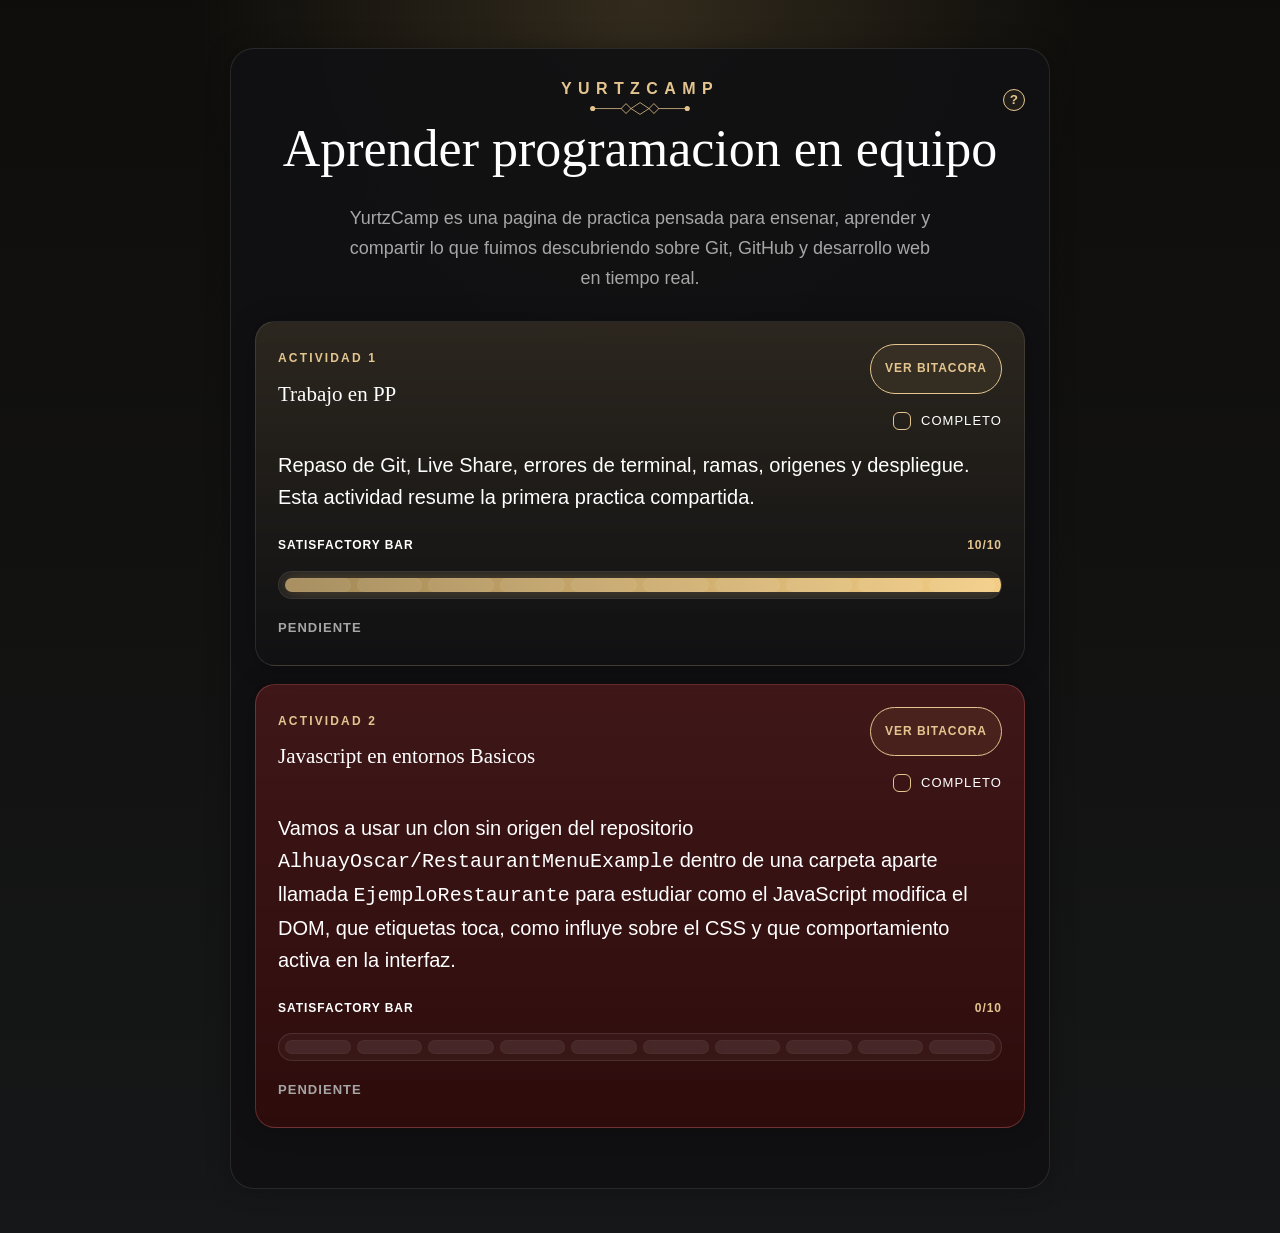
<file: index.html>
<!DOCTYPE html>
<html lang="es">
  <head>
    <meta charset="UTF-8" />
    <meta name="viewport" content="width=device-width, initial-scale=1.0" />
    <title>YurtzCamp</title>
    <link rel="stylesheet" href="./assets/css/style.css" />
  </head>
  <body class="loaded learning-page">
    <main class="learning-shell">
      <section class="learning-card">
        <div class="learning-title-row">
          <p class="section-subtitle text-center">YurtzCamp</p>
          <button
            class="learning-help-button"
            id="goalHelpButton"
            type="button"
            title="Que queremos lograr?"
            aria-label="Que queremos lograr?"
            aria-expanded="false"
            aria-controls="goalSummary"
          >
            ?
          </button>
        </div>
        <div id="mainContentWrapper">
          <h1 class="headline-1 text-center">
            Aprender programacion en equipo
          </h1>
          <p class="learning-intro text-center">
            YurtzCamp es una pagina de practica pensada para ensenar, aprender y
            compartir lo que fuimos descubriendo sobre Git, GitHub y desarrollo
            web en tiempo real.
          </p>

          <section class="activity-board" aria-label="Actividades de estudio" id="activityBoard">
          <article class="activity-card activity-card--gold">
            <div class="activity-card__header">
              <div>
                <p class="learning-panel-kicker">Actividad 1</p>
                <h2 class="title-3">Trabajo en PP</h2>
              </div>
              <div class="activity-card__controls">
                <button
                  class="activity-toggle-btn"
                  type="button"
                  data-bitacora-toggle
                  aria-expanded="false"
                >
                  Ver bitacora
                </button>
                <label class="activity-check">
                  <input
                    type="checkbox"
                    class="activity-check__input"
                    data-activity-id="activity-1"
                  />
                  <span class="activity-check__box" aria-hidden="true"></span>
                  <span class="activity-check__label">Completo</span>
                </label>
              </div>
            </div>
            <p class="body-2" data-activity-main>
              Repaso de Git, Live Share, errores de terminal, ramas, origenes y
              despliegue. Esta actividad resume la primera practica compartida.
            </p>
            <div class="activity-log hidden" data-activity-log>
              <h3 class="title-3">Bitacora</h3>
              <p class="body-2">
                Aprendimos que Git no es solo para subir archivos, sino para
                ordenar el trabajo, colaborar mejor y recuperar el control del
                proyecto. Entendimos para que sirven
                <code>git add</code>, <code>git commit</code>,
                <code>git push</code>, <code>git pull</code> y
                <code>git remote -v</code>, y tambien por que
                <code>--force</code> puede ser peligroso.
              </p>
              <p class="body-2">
                Tambien aparecio el error <code>403</code>, que nos ayudo a ver
                que Live Share comparte edicion y terminal, pero no permisos ni
                credenciales de GitHub. Ademas practicamos estructura de
                carpetas, servidor local, Emmet y trabajo en equipo con cambios
                en vivo.
              </p>
              <p class="body-2">
                Entre pruebas, risas y errores fuimos descubriendo como
                funciona el flujo real de trabajo. Vimos cambios en vivo,
                entendimos mejor la estructura de carpetas del proyecto y
                reforzamos el cuidado al ejecutar comandos desde la ruta
                correcta.
              </p>
            </div>
            <div
              class="satisfactory-bar"
              aria-label="Satisfactory Bar actividad 1"
              data-activity-main
            >
              <div class="satisfactory-bar__header">
                <span class="satisfactory-bar__title">Satisfactory Bar</span>
                <span class="satisfactory-bar__value">10/10</span>
              </div>
              <div class="satisfactory-bar__track" aria-hidden="true">
                <span class="satisfactory-bar__fill"></span>
                <span class="satisfactory-bar__segment"></span>
                <span class="satisfactory-bar__segment"></span>
                <span class="satisfactory-bar__segment"></span>
                <span class="satisfactory-bar__segment"></span>
                <span class="satisfactory-bar__segment"></span>
                <span class="satisfactory-bar__segment"></span>
                <span class="satisfactory-bar__segment"></span>
                <span class="satisfactory-bar__segment"></span>
                <span class="satisfactory-bar__segment"></span>
                <span class="satisfactory-bar__segment"></span>
              </div>
            </div>
            <p class="activity-status" data-status-for="activity-1" data-activity-main>
              Pendiente
            </p>
          </article>

          <article class="activity-card activity-card--red">
            <div class="activity-card__header">
              <div>
                <p class="learning-panel-kicker">Actividad 2</p>
                <h2 class="title-3">Javascript en entornos Basicos</h2>
              </div>
              <div class="activity-card__controls">
                <button
                  class="activity-toggle-btn"
                  type="button"
                  data-bitacora-toggle
                  aria-expanded="false"
                >
                  Ver bitacora
                </button>
                <label class="activity-check">
                  <input
                    type="checkbox"
                    class="activity-check__input"
                    data-activity-id="activity-2"
                  />
                  <span class="activity-check__box" aria-hidden="true"></span>
                  <span class="activity-check__label">Completo</span>
                </label>
              </div>
            </div>
            <p class="body-2" data-activity-main>
              Vamos a usar un clon sin origen del repositorio
              <code>AlhuayOscar/RestaurantMenuExample</code> dentro de una
              carpeta aparte llamada <code>EjemploRestaurante</code> para
              estudiar como el JavaScript modifica el DOM, que etiquetas toca,
              como influye sobre el CSS y que comportamiento activa en la
              interfaz.
            </p>
            <div class="activity-log hidden" data-activity-log>
              <h3 class="title-3">Bitacora</h3>
              <p class="body-2">
                Esta actividad queda orientada a analizar el clon
                <code>EjemploRestaurante</code> para entender que hace el
                JavaScript, como toca el DOM y que clases o estilos impacta
                dentro del proyecto.
              </p>
              <p class="body-2">
                La idea es revisar eventos, selectores, cambios de clases,
                sliders, menus, efectos visuales y cualquier relacion directa
                entre JavaScript, HTML y CSS.
              </p>
            </div>
            <div
              class="satisfactory-bar"
              aria-label="Satisfactory Bar actividad 2"
              data-activity-main
            >
              <div class="satisfactory-bar__header">
                <span class="satisfactory-bar__title">Satisfactory Bar</span>
                <span class="satisfactory-bar__value">0/10</span>
              </div>
              <div class="satisfactory-bar__track" aria-hidden="true">
                <span class="satisfactory-bar__fill"></span>
                <span class="satisfactory-bar__segment"></span>
                <span class="satisfactory-bar__segment"></span>
                <span class="satisfactory-bar__segment"></span>
                <span class="satisfactory-bar__segment"></span>
                <span class="satisfactory-bar__segment"></span>
                <span class="satisfactory-bar__segment"></span>
                <span class="satisfactory-bar__segment"></span>
                <span class="satisfactory-bar__segment"></span>
                <span class="satisfactory-bar__segment"></span>
                <span class="satisfactory-bar__segment"></span>
              </div>
            </div>
            <p class="activity-status" data-status-for="activity-2" data-activity-main>
              Pendiente
            </p>
          </article>
          </section>
        </div>

        <section class="learning-goal-summary hidden" id="goalSummary">
          <div class="learning-panel-header">
            <div>
              <p class="learning-panel-kicker">Guia del proyecto</p>
              <h2 class="title-2">Que queremos lograr</h2>
            </div>
            <span class="learning-timestamp">Roadmap activo</span>
          </div>

          <p class="body-2">
            YurtzCamp quiere ser una base de estudio para formar a un
            desarrollador full stack capaz de disenar, construir, desplegar y
            mantener productos reales. La meta no es aprender tecnologia
            aislada, sino entender flujo de trabajo, arquitectura,
            colaboracion, UX, cloud, bases de datos y despliegue continuo.
          </p>

          <div class="goal-grid">
            <article class="goal-block">
              <h3 class="title-3">Que hacemos</h3>
              <ul class="goal-list body-2">
                <li>Practicar HTML, CSS, JavaScript y TypeScript.</li>
                <li>Aprender Git, GitHub, terminal y trabajo colaborativo.</li>
                <li>Registrar sesiones de pair programming y errores reales.</li>
                <li>Convertir cada practica en una bitacora util.</li>
              </ul>
            </article>

            <article class="goal-block">
              <h3 class="title-3">Stack objetivo</h3>
              <ul class="goal-list body-2">
                <li>MERN con React, Node.js, Express y MongoDB.</li>
                <li>Next.js para apps full stack y despliegue en Vercel.</li>
                <li>Prisma, PostgreSQL y Firebase segun el proyecto.</li>
                <li>Redux Toolkit, Tailwind y Material UI para escalar.</li>
              </ul>
            </article>

            <article class="goal-block">
              <h3 class="title-3">Roadmap tecnico</h3>
              <ul class="goal-list body-2">
                <li>Frontend: React, Next.js, CSS Modules, Framer Motion.</li>
                <li>Backend: APIs, JWT, nodemailer, Stripe y PayPal.</li>
                <li>Datos: Prisma, Sequelize, MongoDB, SQL y DynamoDB.</li>
                <li>Cloud: Docker, AWS S3, Lambda y Google Console.</li>
              </ul>
            </article>

            <article class="goal-block">
              <h3 class="title-3">Vision</h3>
              <ul class="goal-list body-2">
                <li>Ensenar a programar con ejemplos y contexto real.</li>
                <li>Pasar de practica guiada a proyectos completos.</li>
                <li>Desarrollar criterio tecnico y autonomia.</li>
                <li>Construir una base fuerte para full stack moderno.</li>
              </ul>
            </article>
          </div>
        </section>

      </section>
    </main>

    <script>
      const goalHelpButton = document.getElementById("goalHelpButton");
      const goalSummary = document.getElementById("goalSummary");
      const mainContentWrapper = document.getElementById("mainContentWrapper");
      const activityChecks = document.querySelectorAll(".activity-check__input");
      const activityBitacoraToggles = document.querySelectorAll("[data-bitacora-toggle]");
      const activityTableBody = document.getElementById("activityTableBody");
      const satisfactoryBars = document.querySelectorAll(".satisfactory-bar");
      const activityStorageKey = "yurtzcamp-completed";

      const syncSatisfactoryBars = () => {
        satisfactoryBars.forEach((bar) => {
          const valueElement = bar.querySelector(".satisfactory-bar__value");
          if (!valueElement) return;

          const rawValue = valueElement.textContent.trim();
          const match = rawValue.match(/^(\d+(?:\.\d+)?)\s*\/\s*10$/);
          const score = match ? Number(match[1]) : 0;

          bar.style.setProperty("--score", String(score));
        });
      };

      const updateActivityUI = (activityId, completed) => {
        const status = document.querySelector(`[data-status-for="${activityId}"]`);
        if (!status) return;

        status.textContent = completed ? "Completo" : "Pendiente";
        status.classList.toggle("is-complete", completed);
      };

      const renderActivityTable = (activitiesMap) => {
        if (!activityTableBody) return;

        const rows = Array.from(activityChecks).map((check) => {
          const activityId = check.dataset.activityId;
          const title =
            check.closest(".activity-card").querySelector(".title-3").textContent;
          const completed = Boolean(activitiesMap[activityId]);

          return `
            <tr>
              <td>${title}</td>
              <td class="${completed ? "is-complete" : ""}">
                ${completed ? "Completo" : "Pendiente"}
              </td>
            </tr>
          `;
        });

        activityTableBody.innerHTML = rows.join("");
      };

      const initializeActivities = () => {
        let savedActivities = {};

        try {
          savedActivities = JSON.parse(localStorage.getItem(activityStorageKey)) || {};
        } catch {
          savedActivities = {};
        }

        const activitiesMap = {};

        activityChecks.forEach((check) => {
          const activityId = check.dataset.activityId;
          const completed = Boolean(savedActivities[activityId]);

          activitiesMap[activityId] = completed;

          check.checked = completed;
          updateActivityUI(activityId, completed);

          check.addEventListener("change", () => {
            updateActivityUI(activityId, check.checked);
            activitiesMap[activityId] = check.checked;
            localStorage.setItem(activityStorageKey, JSON.stringify(activitiesMap));
            renderActivityTable(activitiesMap);
          });
        });

        renderActivityTable(activitiesMap);
      };

      initializeActivities();

      syncSatisfactoryBars();

      activityBitacoraToggles.forEach((button) => {
        const card = button.closest(".activity-card");
        const mainBlocks = card.querySelectorAll("[data-activity-main]");
        const logBlock = card.querySelector("[data-activity-log]");

        button.addEventListener("click", () => {
          const showingLog = logBlock.classList.contains("hidden");

          logBlock.classList.toggle("hidden", !showingLog);
          mainBlocks.forEach((block) => {
            block.classList.toggle("hidden", showingLog);
          });

          button.setAttribute("aria-expanded", String(showingLog));
          button.textContent = showingLog ? "Volver a actividad" : "Ver bitacora";
        });
      });

      goalHelpButton.addEventListener("click", () => {
        const isHidden = goalSummary.classList.contains("hidden");

        goalSummary.classList.toggle("hidden", !isHidden);
        goalHelpButton.setAttribute("aria-expanded", String(isHidden));
        mainContentWrapper.classList.toggle("hidden", isHidden);
      });
    </script>
  </body>
</html>
</file>
<file: assets/css/style.css>
/*AAAAAAAAAA OOOOMA/*-----------------------------------*\
  #index.css
\*-----------------------------------*/

/*-----------------------------------*\
  #CUSTOM PROPERTY
\*-----------------------------------*/
/*QUE ONDA PAPAAAAAAAAAAAAAAAAAAAAAAA*/
:root {
  /** ACA ANDAA
   * COLORS
   */

  --gold-crayola: hsl(38, 61%, 73%);
  --quick-silver: hsla(0, 0%, 65%, 1);
  --davys-grey: hsla(30, 3%, 34%, 1);
  --smoky-black-1: hsla(40, 12%, 5%, 1);
  --smoky-black-2: hsla(30, 8%, 5%, 1);
  --smoky-black-3: hsla(0, 3%, 7%, 1);
  --eerie-black-1: hsla(210, 4%, 9%, 1);
  --eerie-black-2: hsla(210, 4%, 11%, 1);
  --eerie-black-3: hsla(180, 2%, 8%, 1);
  --eerie-black-4: hsla(0, 0%, 13%, 1);
  --white: hsla(0, 0%, 100%, 1);
  --white-alpha-20: hsla(0, 0%, 100%, 0.2);
  --white-alpha-10: hsla(0, 0%, 100%, 0.1);
  --black: hsla(0, 0%, 0%, 1);
  --black-alpha-80: hsla(0, 0%, 0%, 0.8);
  --black-alpha-15: hsla(0, 0%, 0%, 0.15);

  /**
   * GRADIENT COLOR
   */

  --loading-text-gradient: linear-gradient(
    90deg,
    transparent 0% 16.66%,
    var(--smoky-black-3) 33.33% 50%,
    transparent 66.66% 75%
  );
  --gradient-1: linear-gradient(
    to top,
    hsla(0, 0%, 0%, 0.9),
    hsla(0, 0%, 0%, 0.7),
    transparent
  );

  /**
   * TYPOGRAPHY
   */

  /* font-family */
  --fontFamily-forum: "Forum", cursive;
  --fontFamily-dm_sans: "DM Sans", sans-serif;

  /* font-size */
  --fontSize-display-1: calc(1.3rem + 6.7vw);
  --fontSize-headline-1: calc(2rem + 2.5vw);
  --fontSize-headline-2: calc(1.3rem + 2.4vw);
  --fontSize-title-1: calc(1.6rem + 1.2vw);
  --fontSize-title-2: 2.2rem;
  --fontSize-title-3: 2.1rem;
  --fontSize-title-4: calc(1.6rem + 1.2vw);
  --fontSize-body-1: 2.4rem;
  --fontSize-body-2: 1.6rem;
  --fontSize-body-3: 1.8rem;
  --fontSize-body-4: 1.6rem;
  --fontSize-label-1: 1.4rem;
  --fontSize-label-2: 1.2rem;

  /* font-weight */
  --weight-regular: 400;
  --weight-bold: 700;

  /* line-height */
  --lineHeight-1: 1em;
  --lineHeight-2: 1.2em;
  --lineHeight-3: 1.5em;
  --lineHeight-4: 1.6em;
  --lineHeight-5: 1.85em;
  --lineHeight-6: 1.4em;

  /* letter-spacing */
  --letterSpacing-1: 0.15em;
  --letterSpacing-2: 0.4em;
  --letterSpacing-3: 0.2em;
  --letterSpacing-4: 0.3em;
  --letterSpacing-5: 3px;

  /**
   * SPACING
   */

  --section-space: 70px;

  /**
   * SHADOW
   */

  --shadow-1: 0px 0px 25px 0px hsla(0, 0%, 0%, 0.25);

  /**
   * BORDER RADIUS
   */

  --radius-24: 24px;
  --radius-circle: 50%;

  /**
   * TRANSITION
   */

  --transition-1: 250ms ease;
  --transition-2: 500ms ease;
  --transition-3: 1000ms ease;
}

/*-----------------------------------*\
  #RESET
\*-----------------------------------*/

*,
*::before,
*::after {
  margin: 0;
  padding: 0;
  box-sizing: border-box;
}

li {
  list-style: none;
}

a,
img,
data,
span,
input,
button,
select,
ion-icon,
textarea {
  display: block;
}

a {
  color: inherit;
  text-decoration: none;
}

img {
  height: auto;
}

input,
button,
select,
textarea {
  background: none;
  border: none;
  font: inherit;
}

input,
select,
textarea {
  width: 100%;
  outline: none;
}

button {
  cursor: pointer;
}

address {
  font-style: normal;
}

html {
  font-size: 10px;
  scroll-behavior: smooth;
  overflow-x: hidden;
}

body {
  background-color: var(--eerie-black-1);
  color: var(--white);
  font-family: var(--fontFamily-dm_sans);
  font-size: var(--fontSize-body-4);
  font-weight: var(--weight-regular);
  line-height: var(--lineHeight-5);
  overflow: hidden;
  overflow-x: hidden;
  min-height: 100vh;
}

body.loaded {
  overflow: overlay;
}

body.nav-active {
  overflow: hidden;
}

::-webkit-scrollbar {
  width: 5px;
}

::-webkit-scrollbar-track {
  background-color: transparent;
}

::-webkit-scrollbar-thumb {
  background-color: var(--gold-crayola);
}

.hidden {
  display: none;
  transition: all ease 0.4s;
}

/*-----------------------------------*\
  #TYPOGRAPHY
\*-----------------------------------*/

.display-1,
.headline-1,
.headline-2,
.title-1,
.title-2,
.title-3,
.title-4 {
  color: var(--white);
  font-family: var(--fontFamily-forum);
  font-weight: var(--weight-regular);
  line-height: var(--lineHeight-2);
}

.display-1 {
  font-size: var(--fontSize-display-1);
  line-height: var(--lineHeight-1);
}

.headline-1 {
  font-size: var(--fontSize-headline-1);
  padding: 0 0px 24px 0;
}

.headline-2 {
  font-size: var(--fontSize-headline-2);
  line-height: var(--lineHeight-6);
}

.title-1 {
  font-size: var(--fontSize-title-1);
}

.title-2 {
  font-size: var(--fontSize-title-2);
}

.title-3 {
  font-size: var(--fontSize-title-3);
}

.title-4 {
  font-size: var(--fontSize-title-4);
}

.body-1 {
  font-size: var(--fontSize-body-1);
  line-height: var(--lineHeight-6);
}

.body-2 {
  font-size: var(--fontSize-body-2);
  line-height: var(--lineHeight-4);
}

.body-3 {
  font-size: var(--fontSize-body-3);
}

.body-4 {
  font-size: var(--fontSize-body-4);
}

.label-1 {
  font-size: var(--fontSize-label-1);
}

.label-2 {
  font-size: var(--fontSize-label-2);
}

/*-----------------------------------*\
  #REUSED STYLE
\*-----------------------------------*/

.container {
  padding-inline: 16px;
}

.separator {
  width: 8px;
  height: 8px;
  border: 1px solid var(--gold-crayola);
  transform: rotate(45deg);
}

.contact-label {
  font-weight: var(--weight-bold);
  padding-top: 10px;
}

.contact-number {
  color: var(--gold-crayola);
  max-width: max-content;
  margin-inline: auto;
}

.hover-underline {
  position: relative;
  max-width: max-content;
}

.hover-underline::after {
  content: "";
  position: absolute;
  left: 0;
  bottom: 0;
  width: 100%;
  height: 5px;
  border-block: 1px solid var(--gold-crayola);
  transform: scaleX(0.2);
  opacity: 0;
  transition: var(--transition-2);
  z-index: 5;
  pointer-events: none;
}

.hover-underline:is(:hover, :focus-visible)::after {
  transform: scaleX(1);
  opacity: 1;
}

.contact-number::after {
  bottom: -5px;
}

.text-center {
  text-align: center;
}
.img-cover-hero {
  width: 100%;
  height: 100%;
  object-fit: cover;
}
.img-cover {
  width: 100%;
  height: 100%;
  max-height: 100px;
  max-width: 100px;
  object-fit: cover;
}

.section-subtitle {
  position: relative;
  color: var(--gold-crayola);
  font-weight: var(--weight-bold);
  text-transform: uppercase;
  letter-spacing: var(--letterSpacing-2);
  margin-block-end: 12px;
}

.section-subtitle::after {
  content: url("../images/separator.svg");
  display: block;
  width: 100px;
  margin-inline: auto;
  margin-block-start: 5px;
}

.btn {
  position: relative;
  color: var(--gold-crayola);
  font-size: var(--fontSize-label-2);
  font-weight: var(--weight-bold);
  text-transform: uppercase;
  letter-spacing: var(--letterSpacing-5);
  max-width: max-content;
  border: 2px solid var(--gold-crayola);
  padding: 12px 45px;
  overflow: hidden;
  z-index: 1;
}

.btn::before {
  content: "";
  position: absolute;
  bottom: 100%;
  left: 50%;
  transform: translateX(-50%);
  width: 200%;
  height: 200%;
  border-radius: var(--radius-circle);
  background-color: var(--gold-crayola);
  transition: var(--transition-2);
  z-index: -1;
}

.btn .text {
  transition: var(--transition-1);
}

.btn .text-2 {
  position: absolute;
  top: 100%;
  left: 50%;
  transform: translateX(-50%);
  min-width: max-content;
  color: var(--smoky-black-1);
}

.btn:is(:hover, :focus-visible)::before {
  bottom: -50%;
}

.btn:is(:hover, :focus-visible) .text-1 {
  transform: translateY(-40px);
}

.btn:is(:hover, :focus-visible) .text-2 {
  top: 50%;
  transform: translate(-50%, -50%);
}

.btn-secondary {
  background-color: var(--gold-crayola);
  color: var(--black);
}

.btn-secondary::before {
  background-color: var(--smoky-black-1);
}

.btn-secondary .text-2 {
  color: var(--white);
}

.has-before,
.has-after {
  position: relative;
  z-index: 1;
}

.has-before::before,
.has-after::after {
  content: "";
  position: absolute;
}

.section {
  position: relative;
  padding-block: var(--section-space);
  overflow: hidden;
  z-index: 1;
}

.bg-black-10 {
  background-color: var(--smoky-black-2);
}

.grid-list {
  display: grid;
  gap: 40px;
}

.hover\:shine {
  position: relative;
}

.hover\:shine::after {
  content: "";
  position: absolute;
  top: 0;
  left: 0;
  width: 50%;
  height: 100%;
  background-image: linear-gradient(to right, transparent 0%, #fff6 100%);
  transform: skewX(-0.08turn) translateX(-180%);
}

.hover\:shine:is(:hover, :focus-within)::after {
  transform: skewX(-0.08turn) translateX(275%);
  transition: var(--transition-3);
}

.img-holder {
  aspect-ratio: var(--width) / var(--height);
  overflow: hidden;
  background-color: var(--eerie-black-4);
}
.menu-card .img-holder {
  width: 100px;
  height: 100px;
}

.btn-text {
  color: var(--gold-crayola);
  padding-block-end: 4px;
  margin-inline: auto;
  text-transform: uppercase;
  letter-spacing: var(--letterSpacing-3);
  font-weight: var(--weight-bold);
  transition: var(--transition-1);
}

.btn-text:is(:hover, :focus-visible) {
  color: var(--white);
}

.shape {
  display: none;
  position: absolute;
  max-width: max-content;
  z-index: -1;
}

.w-100 {
  width: 100%;
}

.move-anim {
  animation: move 5s linear infinite;
}

@keyframes move {
  0%,
  100% {
    transform: translateY(0);
  }

  50% {
    transform: translateY(30px);
  }
}

.has-bg-image {
  background-repeat: no-repeat;
  background-size: cover;
  background-position: center;
}

.input-field {
  background-color: var(--eerie-black-2);
  color: var(--white);
  height: 56px;
  padding: 10px 20px;
  border: 1px solid var(--white-alpha-10);
  margin-block-end: 20px;
  outline: none;
  transition: border-color var(--transition-2);
}

.input-field::placeholder {
  color: inherit;
}

.input-field:focus {
  border-color: var(--gold-crayola);
}

.icon-wrapper {
  position: relative;
  margin-block-end: 20px;
}

.icon-wrapper .input-field {
  margin-block-end: 0;
  padding-inline-start: 40px;
  appearance: none;
  cursor: pointer;
}

.icon-wrapper ion-icon {
  position: absolute;
  top: 50%;
  transform: translateY(-50%);
  font-size: 1.4rem;
  --ionicon-stroke-width: 50px;
  pointer-events: none;
}

.icon-wrapper ion-icon:first-child {
  left: 15px;
}

.icon-wrapper ion-icon:last-child {
  right: 10px;
}

/*-----------------------------------*\
  #PRELOAD
\*-----------------------------------*/

.preload {
  position: fixed;
  top: 0;
  left: 0;
  right: 0;
  bottom: 0;
  background-color: var(--gold-crayola);
  z-index: 10;
  display: grid;
  place-content: center;
  justify-items: center;
  transition: var(--transition-2);
}

.preload > * {
  transition: var(--transition-1);
}

.preload.loaded > * {
  opacity: 0;
}

.preload.loaded {
  transition-delay: 250ms;
  transform: translateY(150%);
}

.circle {
  width: 112px;
  height: 112px;
  border-radius: var(--radius-circle);
  border: 3px solid var(--white);
  border-block-start-color: var(--smoky-black-3);
  margin-block-end: 45px;
  animation: rotate360 1s linear infinite;
}

@keyframes rotate360 {
  0% {
    transform: rotate(0);
  }
  100% {
    transform: rotate(1turn);
  }
}

.preload .text {
  background-image: var(--loading-text-gradient);
  background-size: 500%;
  font-size: calc(2rem + 3vw);
  font-weight: var(--weight-bold);
  line-height: 1em;
  text-transform: uppercase;
  letter-spacing: 16px;
  padding-inline-start: 16px;
  -webkit-text-fill-color: transparent;
  background-clip: text;
  -webkit-background-clip: text;
  -webkit-text-stroke: 0.5px var(--eerie-black-3);
  animation: loadingText linear 2s infinite;
}

@keyframes loadingText {
  0% {
    background-position: 100%;
  }
  100% {
    background-position: 0%;
  }
}

/*-----------------------------------*\
  #TOPBAR
\*-----------------------------------*/

.topbar {
  display: none;
}

/*-----------------------------------*\
  #HEADER
\*-----------------------------------*/

.header .btn {
  display: none;
}

.header {
  position: fixed;
  top: 0;
  left: 0;
  width: 100%;
  background-color: transparent;
  padding-block: 40px;
  z-index: 45;
  border-block-end: 1px solid transparent;
  transition: var(--transition-1);
}

.header.active {
  padding-block: 20px;
  background-color: var(--eerie-black-4);
  border-color: var(--black-alpha-15);
}

.header.hide {
  transform: translateY(-100%);
  transition-delay: 250ms;
}

.header .container {
  padding-inline: 20px;
  display: flex;
  justify-content: space-between;
  align-items: center;
  gap: 8px;
}

.nav-open-btn {
  padding: 12px;
  padding-inline-end: 0;
}

.nav-open-btn .line {
  width: 30px;
  height: 2px;
  background-color: var(--white);
  margin-block: 4px;
  transform-origin: left;
  animation: menuBtn 400ms ease-in-out alternate infinite;
}

@keyframes menuBtn {
  0% {
    transform: scaleX(1);
  }
  100% {
    transform: scaleX(0.5);
  }
}

.nav-open-btn .line-2 {
  animation-delay: 150ms;
}

.nav-open-btn .line-3 {
  animation-delay: 300ms;
}

.navbar {
  position: fixed;
  background-color: var(--smoky-black-1);
  top: 0;
  left: -360px;
  bottom: 0;
  max-width: 360px;
  width: 100%;
  padding-inline: 30px;
  padding-block-end: 50px;
  overflow-y: auto;
  visibility: hidden;
  z-index: 2;
  transition: var(--transition-2);
}

.navbar.active {
  visibility: visible;
  transform: translateX(360px);
}

.navbar .close-btn {
  color: var(--white);
  border: 1px solid currentColor;
  padding: 4px;
  border-radius: var(--radius-circle);
  margin-inline-start: auto;
  margin-block: 30px 20px;
}

.navbar .close-btn ion-icon {
  --ionicon-stroke-width: 40px;
}

.navbar .close-btn:is(:hover, :focus-visible) {
  color: var(--gold-crayola);
}

.navbar .logo {
  max-width: max-content;
  margin-inline: auto;
  margin-block-end: 60px;
}

.navbar-list {
  border-block-end: 1px solid var(--white-alpha-20);
  margin-block-end: 100px;
  align-items: center;
}

.navbar-item {
  border-block-start: 1px solid var(--white-alpha-20);
}

.navbar-link {
  position: relative;
  font-size: var(--fontSize-label-2);
  text-transform: uppercase;
  padding-block: 10px;
  max-width: unset;
}

.navbar-link-svg {
  position: relative;
  display: inline-flex;
  align-items: center;
  justify-content: center;
  background: transparent;
  border: 0;
  padding: 0;
  cursor: pointer;
  flex-shrink: 0;
}

.navbar-link-svg img {
  width: 96px;
  height: 48px;
  display: block;
  max-width: unset;
  min-width: 96px;
  min-height: 48px;
  object-fit: contain;
  aspect-ratio: 2 / 1;
  flex-shrink: 0;
}

.language-toggle {
  width: 96px;
  height: 48px;
  min-width: 96px;
  min-height: 48px;
  position: relative;
  display: grid;
  place-items: center;
  overflow: hidden;
  isolation: isolate;
  flex-shrink: 0;
}

.language-toggle.hover-underline::after {
  display: none;
}

.language-toggle__flag {
  grid-area: 1 / 1;
  width: 100%;
  height: 100%;
  display: grid;
  place-items: center;
  transition: transform 0.45s ease, opacity 0.45s ease, clip-path 0.45s ease;
}

.language-toggle__flag img {
  transition: transform 0.45s ease, filter 0.45s ease;
}

.language-toggle__flag--front {
  z-index: 2;
  clip-path: inset(0 0 0 0);
  opacity: 1;
}

.language-toggle__flag--back {
  z-index: 1;
  opacity: 0.1;
  transform: scale(0.96);
}

.language-toggle .language-toggle__flag--front img {
  filter: drop-shadow(0 4px 10px rgba(0, 0, 0, 0.2));
}

.language-toggle .language-toggle__flag--back img {
  filter: grayscale(0.15) saturate(0.85);
}

.language-toggle:is(:hover, :focus-visible) .language-toggle__flag--front {
  clip-path: inset(0 0 0 80%);
  opacity: 0.1;
  transform: translateX(-10px);
}

.language-toggle:is(:hover, :focus-visible) .language-toggle__flag--back {
  opacity: 1;
  transform: scale(1);
}

.language-toggle:is(:hover, :focus-visible) .language-toggle__flag img {
  transform: scale(1.04);
}

.language-toggle:is(:hover, :focus-visible) .language-toggle__flag--back img {
  filter: grayscale(0) saturate(1);
}
.navbar-link::after {
  display: none;
  transition: all ease 0.4s;
}

.navbar-link .span {
  transition: var(--transition-1);
}

.navbar-link:is(:hover, :focus-visible, .active) .span {
  color: var(--gold-crayola);
  transform: translateX(20px);
}

.navbar-link .separator {
  position: absolute;
  top: 50%;
  left: 0;
  transform: translateY(-50%) rotate(45deg);
  opacity: 0;
  transition: var(--transition-1);
}

.navbar-link:is(:hover, :focus-visible, .active) .separator {
  opacity: 1;
}

.navbar-title {
  margin-block-end: 15px;
}

.navbar-text {
  margin-block: 10px;
}

.navbar .body-4 {
  color: var(--quick-silver);
}

.sidebar-link {
  transition: var(--transition-1);
}

.sidebar-link:is(:hover, :focus-visible) {
  color: var(--gold-crayola);
}

.navbar .text-center .separator {
  margin-block: 30px;
  margin-inline: auto;
}

.navbar .contact-label {
  margin-block-end: 10px;
}

.navbar::-webkit-scrollbar-thumb {
  background-color: var(--white-alpha-10);
}

.overlay {
  position: fixed;
  top: 0;
  left: 0;
  bottom: 0;
  right: 0;
  background-color: var(--black-alpha-80);
  opacity: 0;
  pointer-events: none;
  transition: var(--transition-2);
  z-index: 1;
}

.overlay.active {
  opacity: 1;
  pointer-events: all;
}

.header.active img:not(.hide) {
  width: 100px;
  margin-block-end: 0px;
  transition: width 0.4s ease, margin-block-end 0.4s ease;
}

/*-----------------------------------*\
  #HERO
\*-----------------------------------*/

.hero .slider-btn {
  display: none;
}

.hero {
  position: relative;
  padding-block: 120px;
  min-height: 100vh;
  overflow: hidden;
  z-index: 1;
}

.hero .slider-item {
  position: absolute;
  top: 50%;
  left: 50%;
  transform: translate(-50%, -50%);
  width: 100%;
  height: 100%;
  display: grid;
  place-content: center;
  padding-block-start: 100px;
  opacity: 0;
  visibility: hidden;
  transition: var(--transition-3);
  z-index: 1;
}

.hero .slider-item.active {
  opacity: 1;
  visibility: visible;
}

.hero .slider-bg {
  position: absolute;
  top: 0;
  left: 0;
  width: 100%;
  height: 100%;
  transform: scale(1.15);
  pointer-events: none;
  user-select: none;
  z-index: -1;
}

.hero .slider-item.active .slider-bg {
  animation: smoothScale 7s linear forwards;
}

@keyframes smoothScale {
  0% {
    transform: scale(1);
  }
  100% {
    transform: scale(1.15);
  }
}

.hero .section-subtitle::after {
  margin-block: 14px 20px;
}

.hero-text {
  margin-block: 10px 40px;
}

.hero .btn {
  margin-inline: auto;
}

.hero-btn {
  position: absolute;
  bottom: 15px;
  right: 15px;
  z-index: 2;
  background-color: var(--gold-crayola);
  width: 115px;
  height: 115px;
  padding: 12px;
  transform: scale(0.6);
}

.hero-btn img {
  margin-inline: auto;
  margin-block-end: 6px;
}

.hero-btn .span {
  color: var(--black);
  font-weight: var(--weight-bold);
  text-transform: uppercase;
  letter-spacing: var(--letterSpacing-1);
  line-height: var(--lineHeight-3);
}

.hero-btn::after {
  inset: 0;
  border: 1px solid var(--gold-crayola);
  animation: rotate360 15s linear infinite;
}

.slider-reveal {
  transform: translateY(30px);
  opacity: 0;
}

.hero .slider-item.active .slider-reveal {
  animation: sliderReveal 1s ease forwards;
}

@keyframes sliderReveal {
  0% {
    transform: translateY(30px);
    opacity: 0;
  }

  100% {
    transform: translateY(0);
    opacity: 1;
  }
}

.hero .slider-item.active .section-subtitle {
  animation-delay: 500ms;
}

.hero .slider-item.active .hero-title {
  animation-delay: 1000ms;
}

.hero .slider-item.active .hero-text {
  animation-delay: 1.5s;
}

.hero .slider-item.active .btn {
  animation-delay: 2s;
}

/*-----------------------------------*\
  #SERVICE
\*-----------------------------------*/

.service .section-title {
  margin-block-end: 16px;
}

.service .section-text {
  margin-block-end: 40px;
}

.section-text-name {
  float: right;
}

.service-card {
  overflow: hidden;
}

.service-card .has-before {
  padding-block: 30px;
  margin-block-end: 26px;
  z-index: 1;
}

.service-card .has-before::before {
  top: 0;
  left: 50%;
  transform: translateX(-50%);
  width: 140px;
  height: 100%;
  background-image: url("../images/img-pattern.svg");
  background-position: center;
  background-size: cover;
  background-repeat: repeat;
  transition: var(--transition-2);
  transition-delay: 0;
  z-index: -1;
  will-change: transform;
}

.service-card:is(:hover, :focus-within) .has-before::before {
  transform: rotateY(0.5turn) translateX(50%);
  transition-delay: 300ms;
}

.service-card .card-banner {
  transition: var(--transition-2);
}

.service-card:is(:hover, :focus-within) .card-banner {
  transform: scale(1.05);
}

.service .card-title {
  margin-block-end: 12px;
}

/*-----------------------------------*\
  #ABOUT
\*-----------------------------------*/

.about .section-text {
  margin-block: 15px 30px;
}

.about .btn {
  margin-inline: auto;
  margin-block-start: 26px;
}

.about .container {
  display: grid;
  gap: 120px;
}

.about-banner {
  position: relative;
  margin-block-end: 120px;
}

.about-banner > .w-100 {
  padding-inline-start: 50px;
}

.about .abs-img {
  position: absolute;
}

.about .abs-img::before {
  z-index: -1;
}

.about .abs-img-1 {
  bottom: -120px;
  left: 0;
  width: 150px;
  padding-block: 50px;
}
.about .abs-img-1 img {
  max-height: 300px;
  object-fit: contain;
}
@media screen and (max-width: 400px) {
  .about .abs-img-1 img {
    max-height: 100px;
  }
}

.about .abs-img-2 {
  top: -65px;
  right: 0;
  overflow: hidden;
}
.about .abs-img-2 img {
  object-fit: contain;
}

.about .abs-img-1::before {
  top: 0;
  bottom: 0;
  left: 50%;
  transform: translateX(-50%);
  width: 140px;
  background-image: url("../images/img-pattern.svg");
  background-repeat: repeat;
}
@media screen and (max-width: 400px) {
  .about .abs-img-1::before {
    width: 60px;
    clip-path: inset(30px 0); /* Recortar 50px desde arriba y desde abajo */
  }
}
.about .abs-img-2::before {
  inset: 0;
  background-image: url("../images/badge-2-bg.png");
  background-repeat: no-repeat;
  background-size: contain;
  animation: rotate360 15s linear infinite;
}

/*-----------------------------------*\
  #SPECIAL DISH
\*-----------------------------------*/

.special-dish-content {
  padding-block: 70px;
}

.special-dish .abs-img {
  margin-inline: auto;
  margin-block-end: 12px;
}

.special-dish .section-text {
  margin-block: 16px 40px;
}

.special-dish-content .wrapper {
  display: flex;
  justify-content: center;
  align-items: center;
  gap: 20px;
  margin-block-end: 40px;
}

.special-dish-content .del {
  text-decoration: none;
  color: var(--davys-grey);
}

.special-dish-content .span {
  color: var(--gold-crayola);
}

.special-dish .btn {
  margin-inline: auto;
}

/*-----------------------------------*\
  #MENU
\*-----------------------------------*/

/* Reglas para el menú */
.menu .section-title,
.drinks .section-title {
  margin-block-end: 40px;
}

.menu .grid-list,
.drinks .grid-list {
  margin-block-end: 50px;
}

.menu #menu-container,
#drinks-container2 {
  border: var(--lineHeight-5) solid transparent;
  -moz-box-shadow: 0 0 5px black;
  -webkit-box-shadow: 0 0 5px black;
  box-shadow: 0 0 5px black;
}

.menu-card,
.drinks .menu-card {
  display: flex;
  align-items: flex-start;
  gap: 20px;
}

.hover\:card .card-banner,
.drinks .hover\:card .card-banner {
  background-color: var(--gold-crayola);
}

.hover\:card .card-banner .img-cover,
.drinks .hover\:card .card-banner .img-cover {
  transition: var(--transition-2);
}

.hover\:card:is(:hover, :focus-within) .card-banner .img-cover,
.drinks .hover\:card:is(:hover, :focus-within) .card-banner .img-cover {
  opacity: 0.7;
  transform: scale(1.05);
}

.menu-card .card-banner,
.drinks .menu-card .card-banner {
  flex-shrink: 0;
  border-radius: var(--radius-24);
}

.menu-card .card-title,
.drinks .menu-card .card-title {
  transition: var(--transition-1);
}

.menu-card .card-title:is(:hover, :focus-visible),
.drinks .menu-card .card-title:is(:hover, :focus-visible) {
  color: var(--gold-crayola);
}

.menu-card .badge,
.drinks .menu-card .badge {
  background-color: var(--gold-crayola);
  color: var(--eerie-black-1);
  font-family: var(--fontFamily-forum);
  max-width: max-content;
  line-height: var(--lineHeight-6);
  text-transform: uppercase;
  padding-inline: 10px;
  margin-block-start: 10px;
}

.menu-card .span,
.drinks .menu-card .span {
  color: var(--gold-crayola);
  margin-block: 10px;
}

.menu-card .card-text,
.drinks .menu-card .card-text {
  color: var(--quick-silver);
  line-height: var(--lineHeight-4);
}

.menu-text .span,
.drinks .menu-text .span {
  display: inline-block;
  color: var(--gold-crayola);
}

.menu .btn,
.drinks .btn {
  margin-inline: auto;
  margin-block-start: 26px;
}

.menu .shape,
.drinks .shape {
  display: block;
  width: 70%;
}

.menu .shape-2,
.drinks .shape-2 {
  top: 0;
  left: 0;
}

.menu .shape-3,
.drinks .shape-3 {
  bottom: 0;
  right: 0;
}

.pagination-container,
.drinks .pagination-container {
  display: flex;
}

/*-----------------------------------*\
  #MENU MODAL
\*-----------------------------------*/
/* Modal container styles */
.modal-container {
  display: none;
  position: fixed;
  z-index: 50;
  left: 0;
  top: 0;
  width: 100%;
  height: 100%;
  background-color: rgba(0, 0, 0, 0.7);
  overflow: auto;
  justify-content: center;
  align-items: center; /* Alinea el contenido verticalmente */
}

/* Modal content styles */
.modal-content {
  position: relative;
  margin: auto;
  display: block;
  width: 80%;
  max-width: 90%;
  padding: 20px;
  background-color: transparent;
  border-radius: 10px;
  max-width: 500px;
}

/* Close button styles */
.close-modal {
  color: #aaa;
  position: absolute;
  top: 10px;
  right: 10px;
  font-size: 28px;
  font-weight: bold;
  cursor: pointer;
}

.close-modal:hover,
.close-modal:focus {
  color: black;
  text-decoration: none;
  cursor: pointer;
}

/* Modal image styles */
.modal-image {
  max-width: 100%; /* Hace que la imagen sea responsive */
  height: auto;
  max-height: 70vh; /* Ajuste para hacerla más responsive */
}

/* Fade-in animation for modal */
.modal-container {
  animation: fadeIn 0.3s;
}

@keyframes fadeIn {
  from {
    opacity: 0;
  }
  to {
    opacity: 1;
  }
}

/*-----------------------------------*\
  #TESTIMONIALS
\*-----------------------------------*/

.testi {
  padding-block-end: 340px;
  position: static;
}

.testi .quote {
  font-size: 7rem;
  font-family: var(--fontFamily-forum);
  line-height: 0.7em;
}

.testi .wrapper {
  display: flex;
  justify-content: center;
  gap: 2px;
  margin-block: 40px 50px;
}

.testi .separator {
  animation: rotate360 15s linear infinite;
}

.profile .img {
  margin-inline: auto;
  border-radius: var(--radius-circle);
  margin-block-end: 15px;
}

.testi .profile-name {
  color: var(--gold-crayola);
  font-weight: var(--weight-bold);
  text-transform: uppercase;
  letter-spacing: var(--letterSpacing-3);
}

/*-----------------------------------*\
  #RESERVATION
\*-----------------------------------*/

.reservation-form {
  margin-block-start: -270px;
  z-index: 40;
  position: relative;
  top: 100px;
}

.form-text {
  margin-block-end: 40px;
}

.form-text .link {
  display: inline;
  color: var(--gold-crayola);
}

.form-right .headline-1 {
  margin-block-end: 40px;
}

.form-right .contact-label {
  margin-block-end: 5px;
}

.form-right .separator {
  margin: 20px auto;
}

.form-right .body-4 {
  color: var(--quick-silver);
  line-height: var(--lineHeight-3);
}

.form-right .body-4:not(:last-child) {
  margin-block-end: 25px;
}

.form-left,
.form-right {
  padding: 40px 20px 30px;
}

.input-field[type="date"] {
  text-transform: uppercase;
  padding-inline-end: 10px;
}

.input-field[type="date"]::-webkit-calendar-picker-indicator {
  opacity: 0;
}

textarea.input-field {
  resize: none;
  height: 140px;
  padding-block: 20px;
  line-height: var(--lineHeight-1);
}

.form-left .btn {
  max-width: 100%;
  width: 100%;
}

.form-right {
  background-repeat: repeat;
  background-position: top left;
}

/*-----------------------------------*\
  #FEATURES
\*-----------------------------------*/
/* .features {
  padding-top: 200px;
} */
.features .section-title {
  margin-block-end: 40px;
}

.feature-card {
  padding: 30px 20px 40px;
}

.feature-item:nth-child(2n + 1) .feature-card {
  background-color: var(--eerie-black-3);
}

.feature-item:nth-child(2n) .feature-card {
  background-color: var(--smoky-black-3);
}

.feature-card .card-icon {
  max-width: max-content;
  margin-inline: auto;
  transition: var(--transition-2);
}

.feature-card:hover .card-icon {
  transform: scale(-1) rotate(180deg);
}

.feature-card .card-title {
  margin-block: 20px;
}

.feature-card .card-text {
  color: var(--quick-silver);
  line-height: var(--lineHeight-6);
}

/*-----------------------------------*\
  #EVENT
\*-----------------------------------*/

.event .section-title {
  margin-block-end: 40px;
}

.event-card {
  position: relative;
  overflow: hidden;
}

.event-card .card-content {
  background-image: var(--gradient-1);
  position: absolute;
  bottom: 0;
  width: 100%;
  padding: 35px 35px 25px;
}

.event-card .publish-date {
  position: absolute;
  top: 30px;
  left: 25px;
  padding: 5px 10px;
  color: var(--gold-crayola);
  background-color: var(--black);
  font-weight: var(--weight-bold);
  letter-spacing: var(--letterSpacing-1);
  line-height: 14px;
}

.event-card .card-subtitle {
  color: var(--gold-crayola);
  text-transform: uppercase;
  font-weight: var(--weight-bold);
  letter-spacing: var(--letterSpacing-2);
  margin-block-end: 5px;
}

.event-card .card-banner .img-cover {
  transition: var(--transition-2);
}

.event-card:is(:hover, :focus-within) .img-cover {
  transform: scale(1.05);
}

.event .btn {
  margin-inline: auto;
  margin-block-start: 40px;
}

/*-----------------------------------*\
  #FOOTER
\*-----------------------------------*/

.footer-top {
  margin-block-end: 70px;
  padding: 10px 12px;
}

.footer-brand {
  position: relative;
  padding: 50px 40px;
  background: var(--smoky-black-1) url("../images/footer-form-bg.png");
  background-position: center top;
  background-repeat: repeat;
}

.footer-brand::before,
.footer-brand::after {
  top: 0;
  width: 15px;
  height: 100%;
  background-image: url("../images/footer-form-pattern.svg");
}

.footer-brand::before {
  left: 0;
}

.footer-brand::after {
  right: 0;
}

.footer-brand .logo {
  max-width: max-content;
  margin-inline: auto;
  margin-block-end: 40px;
}

.footer-brand :is(.body-4, .label-1) {
  color: var(--quick-silver);
  line-height: var(--lineHeight-3);
}

.footer-brand .contact-link {
  margin-block: 6px;
  transition: var(--transition-1);
}

.footer-brand .contact-link:is(:hover, :focus-visible) {
  color: var(--gold-crayola);
}

.footer-brand .wrapper {
  display: flex;
  justify-content: center;
  gap: 2px;
  margin-block: 40px 25px;
}

.footer-brand .separator {
  animation: rotate360 15s linear infinite;
}

.footer-brand .label-1 {
  margin-block-end: 30px;
}

.footer-brand .label-1 .span {
  display: inline;
  color: var(--white);
}

.footer-brand .icon-wrapper .input-field {
  cursor: text;
}

.footer-brand .btn {
  min-width: 100%;
}
.footer-bottom {
  display: flex;
  flex-direction: col;
  justify-content: center;
  align-items: center;
  gap: 4px;
}
.footer-list {
  display: grid;
  gap: 20px;
}

.footer-link {
  color: var(--quick-silver);
  font-weight: var(--weight-bold);
  text-transform: uppercase;
  letter-spacing: var(--letterSpacing-4);
  margin-inline: auto;
  transition: var(--transition-1);
}

.footer-link:is(:hover, :focus-visible) {
  color: var(--gold-crayola);
}

.copyright {
  color: var(--quick-silver);
  line-height: var(--lineHeight-3);
}

.copyright .link {
  display: inline;
  color: var(--gold-crayola);
  text-decoration: underline;
}

/*-----------------------------------*\
  #BACK TO TOP
\*-----------------------------------*/

.back-top-btn {
  position: fixed;
  bottom: 20px;
  right: 20px;
  background-color: var(--gold-crayola);
  color: var(--smoky-black-1);
  font-size: 22px;
  width: 50px;
  height: 50px;
  border-radius: var(--radius-circle);
  display: grid;
  place-items: center;
  box-shadow: var(--shadow-1);
  transition: var(--transition-1);
  opacity: 0;
  visibility: hidden;
  z-index: 4;
}

.back-top-btn:is(:hover, :focus-visible) {
  background-color: var(--white);
  color: var(--gold-crayola);
}

.back-top-btn.active {
  opacity: 1;
  visibility: visible;
}

/*-----------------------------------*\
  #MEDIA QUERIES
\*-----------------------------------*/

/**
 * responsive for larger than 575px screen
 */

@media (min-width: 575px) {
  /**
   * CUSTOM PROPERTY
   */

  :root {
    /**
     * typography
     */

    --fontSize-body-2: 2rem;
  }

  /**
   * REUSED STYLE
   */

  :is(.service, .about) .section-text {
    max-width: 420px;
    margin-inline: auto;
  }

  .contact-number {
    --fontSize-body-1: 3rem;
  }

  /**
   * TOPBAR
   */

  .topbar {
    display: block;
    position: fixed;
    top: 0;
    left: 0;
    width: 100%;
    padding-block: 10px;
    border-block-end: 1px solid var(--white-alpha-20);
    z-index: 4;
    transition: var(--transition-1);
  }

  .topbar:has(~ .header.active) {
    transform: translateY(-100%);
  }

  .topbar-item:not(.link),
  .topbar .separator {
    display: none;
  }

  .topbar .container,
  .topbar-item {
    display: flex;
    align-items: center;
  }

  .topbar .container {
    justify-content: center;
    gap: 30px;
  }

  .topbar-item {
    gap: 6px;
  }

  .topbar-item ion-icon {
    --ionicon-stroke-width: 60px;
  }

  .topbar-item .span {
    font-size: var(--fontSize-label-1);
  }

  .topbar-location-rotator {
    min-width: 0;
  }

  .location-rotator-link {
    display: inline-flex;
    align-items: center;
    min-width: 0;
    transition: color var(--transition-1);
  }

  .location-rotator-link:is(:hover, :focus-visible) {
    color: var(--gold-crayola);
  }

  .location-rotator-text {
    display: inline-block;
    transition: opacity 0.45s ease, transform 0.45s ease;
    will-change: opacity, transform;
  }

  .location-rotator-text.is-fading {
    opacity: 0;
    transform: translateY(-6px);
  }

  .topbar .link {
    transition: var(--transition-1);
  }

  .topbar .link:is(:hover, :focus-visible) {
    color: var(--gold-crayola);
  }

  /**
   * HEADER
   */

  .header {
    top: 51px;
    z-index: 50;
  }

  .header.active {
    top: 0;
  }

  .header .btn {
    display: block;
    margin-inline-start: auto;
  }

  .header .logo img {
    width: 220px;
    max-width: max-content;
    margin-inline: auto;
    margin-block-end: 60px;
    filter: drop-shadow(
      0 0 10px rgba(0, 0, 0, 0.8)
    ); /* Esto agrega una sombra con un desenfoque de 10px */
  }

  /**
   * HERO
   */

  .hero-btn {
    transform: scale(0.7);
  }

  /**
   * SERVICE
   */

  .service .container {
    max-width: 420px;
    margin-inline: auto;
  }

  /**
   * ABOUT
   */

  .about .container {
    gap: 80px;
  }

  .about-banner > .w-100 {
    padding-inline-start: 90px;
  }

  .about .abs-img-1 {
    width: 285px;
  }

  .about .contact-number {
    --fontSize-body-1: 2.4rem;
  }

  /**
   * MENU
   */

  .menu-card .title-wrapper {
    display: flex;
    justify-content: flex-start;
    align-items: center;
    gap: 15px;
  }

  .menu-card .badge {
    margin-block-start: 0;
  }

  .menu-card .span {
    flex-grow: 1;
    display: flex;
    align-items: center;
    gap: 15px;
    position: relative;
  }

  .menu-card .span::before {
    content: "";
    height: 6px;
    flex-grow: 1;
    border-block: 1px solid var(--white-alpha-20);
  }

  /**
   * EVENT
   */

  .event .container {
    max-width: 420px;
    margin-inline: auto;
  }

  /**
   * FOOTER
   */

  .footer-brand > * {
    max-width: 460px;
    margin-inline: auto;
  }

  .footer .input-wrapper {
    position: relative;
  }

  .footer .input-field {
    margin-block-end: 0;
    padding-inline-end: 205px;
  }

  .footer-brand .btn {
    position: absolute;
    top: 0;
    right: 0;
    bottom: 0;
    min-width: max-content;
  }
}

@media screen and (max-width: 1300px) {
  .header .logo img {
    max-width: 180px; /* Reducir el tamaño en un 25% */
  }
}

@media screen and (max-width: 1000px) {
  .header .logo img {
    max-width: 180px; /* Reducir el tamaño en otro 25% */
    padding-block: 0px;
  }
}

/**
 * responsive for larger than 768px screen
 */

@media (min-width: 768px) {
  /**
   * REUSED STYLE
   */

  .grid-list {
    grid-template-columns: 1fr 1fr;
  }

  :is(.service, .event) .container {
    max-width: 820px;
  }

  :is(.service, .event) .grid-list li:last-child {
    grid-column: 1 / 3;
    width: calc(50% - 20px);
    margin-inline: auto;
  }

  /**
   * HEADER
   */

  .navbar-list {
    margin-inline: 30px;
  }

  /**
   * HERO
   */

  .hero .slider-btn {
    display: grid;
    position: absolute;
    z-index: 1;
    color: var(--gold-crayola);
    font-size: 2.4rem;
    border: 1px solid var(--gold-crayola);
    width: 45px;
    height: 45px;
    place-items: center;
    top: 50%;
    transform: translateY(-50%) rotate(45deg);
    transition: var(--transition-1);
  }

  .hero .slider-btn ion-icon {
    transform: rotate(-45deg);
  }

  .hero .slider-btn.prev {
    left: 30px;
  }

  .hero .slider-btn.next {
    right: 30px;
  }

  .hero .slider-btn:is(:hover, :focus-visible) {
    background-color: var(--gold-crayola);
    color: var(--black);
  }

  /**
   * RESERVATION
   */

  .reservation .input-wrapper {
    display: grid;
    grid-template-columns: 1fr 1fr;
    column-gap: 20px;
  }

  .reservation .input-wrapper:nth-child(4) {
    grid-template-columns: repeat(3, 1fr);
  }

  /**
   * FOOTER
   */

  .footer-brand {
    grid-column: 1 / 3;
  }
}

/**
 * responsive for larger than 992px screen
 */

@media (min-width: 992px) {
  /**
   * CUSTOM PROPERTY
   */

  :root {
    /**
     * spacing
     */

    --section-space: 100px;
  }

  /**
   * REUSED STYLE
   */

  :is(.service, .event) .container {
    max-width: unset;
  }

  :is(.service, .event) .grid-list {
    grid-template-columns: repeat(3, 1fr);
  }

  :is(.service, .event) .grid-list li:last-child {
    grid-column: auto;
    width: 100%;
  }

  /**
   * TOPBAR
   */

  .topbar-item:not(.link) {
    display: flex;
  }

  .topbar .item-2 {
    margin-inline-end: auto;
  }

  /**
   * SERVICE
   */

  .service .shape {
    display: block;
  }

  .service .shape-1 {
    bottom: 0;
    left: 0;
  }

  .service .shape-2 {
    top: 0;
    right: 0;
  }

  /**
   * ABOUT
   */

  .about .container {
    grid-template-columns: 0.7fr 1fr;
    gap: 30px;
  }

  /**
   * SPECIAL DISH
   */

  .special-dish {
    display: grid;
    grid-template-columns: 1fr 1fr;
    text-align: left;
  }

  .special-dish-content {
    padding-inline: 50px 25px;
  }

  .special-dish-content .container {
    position: relative;
  }

  .special-dish .section-subtitle::after,
  .special-dish .btn {
    margin-inline: 0;
  }

  .special-dish-content .wrapper {
    justify-content: flex-start;
  }

  .special-dish .abs-img {
    position: absolute;
    top: 10px;
    left: -40px;
    animation: move 5s linear infinite;
  }

  /**
   * MENU
   */

  .menu .grid-list {
    position: relative;
    column-gap: 90px;
  }

  .menu .grid-list::before {
    content: "";
    position: absolute;
    top: 0;
    left: 50%;
    height: 100%;
    border-inline-start: 1px solid var(--white-alpha-20);
  }

  /**
   * TESTIMONIALS
   */

  .testi-text {
    max-width: 910px;
    margin-inline: auto;
  }

  /**
   * RESERVATION
   */

  .reservation-form {
    display: grid;
    grid-template-columns: 1fr 0.5fr;
  }

  /**
   * FOOTER
   */

  .footer .grid-list {
    grid-template-columns: 0.45fr 1fr 0.45fr;
    align-items: center;
  }

  .footer-brand {
    grid-column: auto;
    order: 1;
    padding-block: 100px;
  }

  .footer-list:last-child {
    order: 2;
  }
}

/**
 * responsive for larger than 1200px screen
 */

@media (min-width: 1200px) {
  /**
   * CUSTOM PROPERTY
   */

  :root {
    /**
     * typography
     */

    --fontSize-title-2: 2.5rem;
  }

  /**
   * REUSED STYLE
   */

  .container,
  :is(.service, .event) .container {
    max-width: 1200px;
    width: 100%;
    margin-inline: auto;
  }

  /**
   * TOPBAR
   */

  .topbar .container {
    max-width: unset;
  }

  .topbar .separator {
    display: block;
  }

  /**
   * HEADER
   */

  .nav-open-btn,
  .navbar > *:not(.navbar-list),
  .header .overlay {
    display: none;
  }

  .header .container {
    max-width: unset;
  }
  @media (min-width: 1200px) {
    .header .container {
      max-width: unset;
      align-items: flex-start;
    }
    .header.active .container {
      max-width: unset;
      align-items: center; /* Cambiado a centrado */
    }
  }

  .navbar,
  .navbar.active,
  .navbar-list {
    all: unset;
  }

  .navbar,
  .navbar.active {
    margin-inline: auto 20px;
  }

  .navbar-list {
    display: flex;
    align-items: center;
    gap: 30px;
  }

  .navbar-item {
    border-block-start: none;
  }

  .navbar .separator {
    display: none;
  }

  .navbar-link:is(:hover, :focus-visible, .active) .span {
    transform: unset;
  }

  .navbar-link {
    font-weight: var(--weight-bold);
    letter-spacing: var(--letterSpacing-1);
  }

  .navbar-link::after {
    display: block;
  }

  .navbar-link.active::after {
    transform: scaleX(1);
    opacity: 1;
  }

  .header .btn {
    margin-inline-start: 0;
  }

  /**
   * HERO
   */

  .hero {
    height: 880px;
  }

  .hero-btn {
    bottom: 50px;
    right: 50px;
    transform: scale(1);
  }

  /**
   * SERVICE
   */

  .service .grid-list {
    gap: 150px;
  }

  .service .grid-list li:nth-child(2n + 1) {
    transform: translateY(-160px);
  }

  .service .section-text {
    margin-block-end: 75px;
  }

  /**
   * ABOUT
   */

  .about {
    padding-block: 170px 100px;
  }

  /**
   * SPECIAL DISH
   */

  .special-dish-content {
    padding: 225px 120px;
    padding-inline-end: 0;
  }

  .special-dish-content .container {
    max-width: 460px;
    margin-inline: 0;
  }

  /**
   * MENU
   */

  .menu .grid-list {
    gap: 55px 200px;
    margin-block-end: 55px;
  }

  /**
   * TESTIMONIALS
   */

  .form-left,
  .form-right {
    padding: 75px 60px;
  }

  /**
   * FEATURES
   */

  .features .grid-list {
    grid-template-columns: repeat(4, 1fr);
  }
}

/**
 * responsive for larger than 1400px screen
 */

@media (min-width: 1400px) {
  /**
   * HEADER
   */

  .navbar {
    margin-inline: auto - 20px;
  }

  /**
   * ABOUT
   */

  .about-content {
    padding-inline-end: 90px;
  }

  .about .shape {
    display: block;
    top: 46%;
    left: 0;
  }

  /**
   * SPECIAL DISH
   */

  .special-dish {
    overflow: visible;
    position: relative;
  }

  .special-dish .shape {
    display: block;
    right: 0;
    z-index: 1;
  }

  .special-dish .shape-1 {
    top: 45%;
  }

  .special-dish .shape-2 {
    bottom: 0;
    transform: translateY(50%);
    width: max-content;
  }

  /**
   * FEATURES
   */

  .features {
    overflow: visible;
  }

  .features .shape {
    display: block;
  }

  .features .shape-1 {
    top: -100px;
    right: 0;
  }

  .features .shape-2 {
    bottom: 80px;
    left: 0;
  }
}

.learning-page {
  min-height: 100vh;
  height: auto;
  overflow: auto;
  overflow-x: hidden;
  background:
    radial-gradient(circle at top, rgba(212, 176, 107, 0.18), transparent 32%),
    linear-gradient(180deg, var(--smoky-black-1), var(--eerie-black-1));
}

.learning-shell {
  min-height: 100vh;
  display: grid;
  place-items: center;
  padding: 48px 20px;
}

.learning-card {
  width: min(820px, 100%);
  max-width: 100%;
  background-color: rgba(17, 17, 19, 0.92);
  border: 1px solid var(--white-alpha-10);
  border-radius: var(--radius-24);
  box-shadow: var(--shadow-1);
  padding: 32px 24px;
  overflow: hidden;
}

.learning-intro {
  max-width: 58ch;
  margin: 0 auto 28px;
  color: var(--quick-silver);
  font-size: 1.8rem;
}

.activity-board {
  display: grid;
  gap: 18px;
  margin-bottom: 28px;
}

.activity-table-panel {
  background-color: rgba(10, 10, 12, 0.7);
  border: 1px solid var(--white-alpha-10);
  border-radius: 20px;
  padding: 24px;
  margin-bottom: 28px;
}

.activity-table-wrap {
  overflow-x: auto;
}

.activity-table {
  width: 100%;
  border-collapse: collapse;
}

.activity-table th,
.activity-table td {
  text-align: left;
  padding: 14px 12px;
  border-bottom: 1px solid var(--white-alpha-10);
}

.activity-table th {
  color: var(--gold-crayola);
  font-size: 1.3rem;
  letter-spacing: 0.08em;
  text-transform: uppercase;
}

.activity-table td {
  color: var(--quick-silver);
  font-size: 1.5rem;
}

.activity-table td.is-complete {
  color: #9ee6a5;
  font-weight: var(--weight-bold);
}

.activity-card {
  border-radius: 20px;
  padding: 22px;
  border: 1px solid var(--white-alpha-10);
  box-shadow: var(--shadow-1);
  max-width: 100%;
  overflow: hidden;
}

.activity-card--gold {
  background: linear-gradient(
    180deg,
    rgba(212, 176, 107, 0.14),
    rgba(17, 17, 19, 0.94)
  );
}

.activity-card--red {
  background: linear-gradient(
    180deg,
    rgba(173, 40, 40, 0.3),
    rgba(47, 12, 12, 0.96)
  );
  border-color: rgba(255, 129, 129, 0.26);
}

.activity-card__header {
  display: flex;
  justify-content: space-between;
  align-items: flex-start;
  gap: 16px;
  margin-bottom: 14px;
}

.activity-card__controls {
  display: flex;
  flex-direction: column;
  align-items: flex-end;
  gap: 12px;
  flex-shrink: 0;
  max-width: 100%;
}

.activity-toggle-btn {
  border: 1px solid var(--gold-crayola);
  border-radius: 999px;
  padding: 9px 14px;
  color: var(--gold-crayola);
  background-color: rgba(212, 176, 107, 0.08);
  font-size: 1.2rem;
  font-weight: var(--weight-bold);
  letter-spacing: 0.08em;
  text-transform: uppercase;
  transition: var(--transition-1);
}

.activity-toggle-btn:hover,
.activity-toggle-btn:focus-visible {
  background-color: var(--gold-crayola);
  color: var(--smoky-black-1);
  transform: translateY(-1px);
}

.activity-check {
  display: inline-flex;
  align-items: center;
  gap: 10px;
  cursor: pointer;
  user-select: none;
  flex-shrink: 0;
}

.activity-check__input {
  position: absolute;
  opacity: 0;
  pointer-events: none;
}

.activity-check__box {
  width: 18px;
  height: 18px;
  border-radius: 6px;
  border: 1px solid var(--gold-crayola);
  background-color: transparent;
  display: inline-flex;
  align-items: center;
  justify-content: center;
  transition: var(--transition-1);
}

.activity-check__box::after {
  content: "";
  width: 8px;
  height: 8px;
  border-radius: 2px;
  background-color: var(--smoky-black-1);
  transform: scale(0);
  transition: var(--transition-1);
}

.activity-check__input:checked + .activity-check__box {
  background-color: var(--gold-crayola);
}

.activity-check__input:checked + .activity-check__box::after {
  transform: scale(1);
}

.activity-check__label {
  color: var(--white);
  font-size: 1.3rem;
  letter-spacing: 0.08em;
  text-transform: uppercase;
}

.activity-status {
  margin-top: 14px;
  color: var(--quick-silver);
  font-size: 1.3rem;
  font-weight: var(--weight-bold);
  letter-spacing: 0.08em;
  text-transform: uppercase;
}

.activity-status.is-complete {
  color: #9ee6a5;
}

.activity-log {
  margin-top: 18px;
  padding-top: 18px;
  border-top: 1px solid var(--white-alpha-10);
}

.activity-log .title-3 {
  margin-bottom: 12px;
}

.activity-log .body-2 + .body-2 {
  margin-top: 12px;
}

.satisfactory-bar {
  --score-clamped: min(max(var(--score), 0), 10);
  --score-percent: calc(var(--score-clamped) * 10%);
  margin-top: 18px;
}

.satisfactory-bar__header {
  display: flex;
  justify-content: space-between;
  align-items: center;
  gap: 12px;
  margin-bottom: 10px;
}

.satisfactory-bar__title,
.satisfactory-bar__value {
  color: var(--white);
  font-size: 1.2rem;
  font-weight: var(--weight-bold);
  letter-spacing: 0.08em;
  text-transform: uppercase;
}

.satisfactory-bar__value {
  color: var(--gold-crayola);
}

.satisfactory-bar__track {
  position: relative;
  display: grid;
  grid-template-columns: repeat(10, 1fr);
  gap: 6px;
  padding: 6px;
  border-radius: 999px;
  overflow: hidden;
  border: 1px solid var(--white-alpha-10);
  background: rgba(255, 255, 255, 0.04);
}

.satisfactory-bar__fill {
  position: absolute;
  inset: 6px auto 6px 6px;
  width: var(--score-percent);
  border-radius: 999px;
  background:
    linear-gradient(
      90deg,
      rgba(212, 176, 107, 0.72),
      rgba(255, 215, 138, 0.95),
      rgba(212, 176, 107, 0.72)
    );
  background-size: 200% 100%;
  box-shadow: 0 0 18px rgba(212, 176, 107, 0.35);
  animation: satisfactoryFlow 3.2s linear infinite;
}

.activity-card--red .satisfactory-bar__fill {
  background:
    linear-gradient(
      90deg,
      rgba(255, 98, 98, 0.68),
      rgba(255, 144, 115, 0.95),
      rgba(255, 98, 98, 0.68)
    );
  box-shadow: 0 0 18px rgba(255, 98, 98, 0.28);
}

.satisfactory-bar__segment {
  position: relative;
  z-index: 1;
  min-height: 14px;
  border-radius: 999px;
  background-color: rgba(255, 255, 255, 0.07);
  box-shadow: inset 0 0 0 1px rgba(255, 255, 255, 0.03);
}

@keyframes satisfactoryFlow {
  0% {
    background-position: 0% 50%;
    filter: saturate(0.95);
  }

  50% {
    background-position: 100% 50%;
    filter: saturate(1.15);
  }

  100% {
    background-position: 0% 50%;
    filter: saturate(0.95);
  }
}

.learning-title-row {
  position: relative;
  display: flex;
  justify-content: center;
  align-items: center;
}

.learning-title-row .section-subtitle {
  margin-block-end: 0;
  line-height: 1;
  text-align: center;
}

.learning-help-button {
  position: absolute;
  right: 0;
  width: 22px;
  height: 22px;
  border-radius: 50%;
  border: 1px solid var(--gold-crayola);
  color: var(--gold-crayola);
  background-color: rgba(212, 176, 107, 0.08);
  font-size: 1.36rem;
  font-weight: var(--weight-bold);
  line-height: 1;
  display: inline-flex;
  align-items: center;
  justify-content: center;
  padding: 0;
  flex-shrink: 0;
  transition: var(--transition-1);
}

.learning-help-button:hover,
.learning-help-button:focus-visible {
  background-color: var(--gold-crayola);
  color: var(--smoky-black-1);
  transform: translateY(-1px);
}

.learning-goal-summary {
  background-color: rgba(10, 10, 12, 0.7);
  border: 1px solid var(--white-alpha-10);
  border-radius: 20px;
  padding: 24px;
  margin-bottom: 28px;
}

.goal-grid {
  display: grid;
  grid-template-columns: repeat(2, minmax(0, 1fr));
  gap: 16px;
  margin-top: 20px;
}

.goal-block {
  background-color: var(--eerie-black-2);
  border: 1px solid var(--white-alpha-10);
  border-radius: 16px;
  padding: 10px;
}

.goal-block .title-3 {
  margin-bottom: 12px;
}

.goal-list {
  padding-left: 18px;
}

.goal-list li {
  list-style: disc;
}

.goal-list li + li {
  margin-top: 8px;
}

.learning-actions {
  display: flex;
  justify-content: center;
  margin-bottom: 28px;
}

.learning-panel {
  background-color: var(--eerie-black-2);
  border: 1px solid var(--white-alpha-10);
  border-radius: 18px;
  padding: 24px;
}

.learning-panel-header {
  display: flex;
  justify-content: space-between;
  align-items: flex-start;
  gap: 16px;
  margin-bottom: 16px;
}

.learning-panel-kicker {
  color: var(--gold-crayola);
  text-transform: uppercase;
  letter-spacing: 0.18em;
  font-size: 1.2rem;
  font-weight: var(--weight-bold);
  margin-bottom: 8px;
}

.learning-timestamp {
  display: inline-flex;
  flex-shrink: 0;
  align-items: center;
  border: 1px solid var(--white-alpha-10);
  border-radius: 999px;
  padding: 8px 12px;
  color: var(--quick-silver);
  font-size: 1.2rem;
  letter-spacing: 0.06em;
  text-transform: uppercase;
}

.learning-panel .title-2 {
  margin-bottom: 16px;
}

.learning-panel .body-2 {
  color: var(--quick-silver);
}

.learning-panel .body-2 + .body-2 {
  margin-top: 16px;
}

.learning-tech {
  margin-top: 24px;
  padding-top: 20px;
  border-top: 1px solid var(--white-alpha-10);
}

.learning-tech .title-3 {
  margin-bottom: 12px;
}

.learning-panel code {
  display: inline;
  color: var(--gold-crayola);
  font-family: Consolas, Monaco, monospace;
}

@media (max-width: 640px) {
  .activity-card__header {
    flex-direction: column;
  }

  .activity-card__controls {
    width: 100%;
    align-items: stretch;
  }

  .activity-toggle-btn {
    text-align: center;
  }

  .activity-check {
    justify-content: flex-start;
  }

  .learning-title-row {
    padding-right: 30px;
  }

  .goal-grid {
    grid-template-columns: 1fr;
  }

  .learning-panel-header {
    flex-direction: column;
  }

  .learning-timestamp {
    align-self: flex-start;
  }
}
</file>
